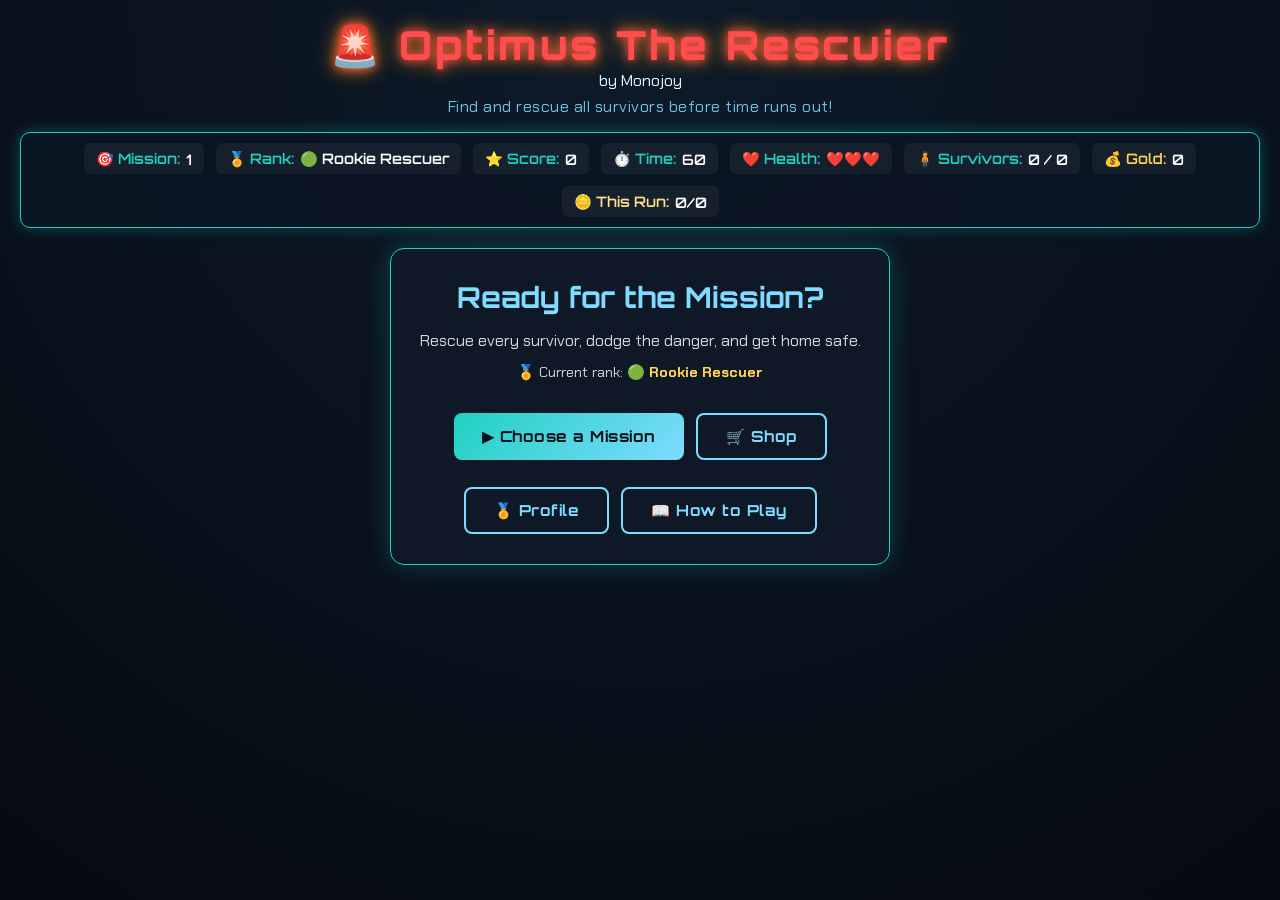
<file: index.html>
<!DOCTYPE html>
<html lang="en">
<head>
  <meta charset="UTF-8" />
  <meta name="viewport" content="width=device-width, initial-scale=1.0" />
  <title>Optimus The Rescuier 🚨</title>

  <link rel="preconnect" href="https://fonts.googleapis.com" />
  <link rel="preconnect" href="https://fonts.gstatic.com" crossorigin />
  <link
    href="https://fonts.googleapis.com/css2?family=Chakra+Petch:wght@400;500;600;700&family=Orbitron:wght@600;700;800&display=swap"
    rel="stylesheet"
  />

  <link rel="stylesheet" href="style.css" />
</head>
<body>

  <!-- ===================== HEADER ===================== -->
  <header class="game-header">
  <h1>🚨 Optimus The Rescuier</h1>
  <p class="dev-credit">by Monojoy</p>
  <p class="tagline">Find and rescue all survivors before time runs out!</p>
</header>
  

  <!-- ===================== HUD ===================== -->
  <section class="hud" id="hud">
    <div class="hud-item" id="level-display">
      <span class="hud-label">🎯 Mission:</span>
      <span id="level-value">1</span>
    </div>

    <div class="hud-item" id="rank-display">
      <span class="hud-label">🏅 Rank:</span>
      <span id="rank-value">Rookie Rescuer</span>
    </div>

    <div class="hud-item" id="score-display">
      <span class="hud-label">⭐ Score:</span>
      <span id="score-value">0</span>
    </div>

    <div class="hud-item" id="timer-display">
      <span class="hud-label">⏱️ Time:</span>
      <span id="timer-value">60</span>
    </div>

    <div class="hud-item" id="health-display">
      <span class="hud-label">❤️ Health:</span>
      <span id="health-value">❤️❤️❤️</span>
    </div>

    <div class="hud-item" id="survivors-display">
      <span class="hud-label">🧍 Survivors:</span>
      <span id="survivors-value">0 / 0</span>
    </div>

    <div class="hud-item" id="gold-bank-display">
      <span class="hud-label">💰 Gold:</span>
      <span id="gold-bank-value">0</span>
    </div>

    <div class="hud-item" id="gold-run-display">
      <span class="hud-label">🪙 This Run:</span>
      <span id="gold-run-value">0/0</span>
    </div>
  </section>

  <!-- ===================== MAIN GAME AREA ===================== -->
  <main class="game-container">

    <!-- Start Screen -->
    <section class="screen" id="start-screen">
      <h2>Ready for the Mission?</h2>
      <p>Rescue every survivor, dodge the danger, and get home safe.</p>
      <p class="rank-line">🏅 Current rank: <strong id="start-rank-value">Rookie Rescuer</strong></p>
      <div class="screen-buttons">
        <button id="start-button" class="game-button">▶ Choose a Mission</button>
        <button id="shop-button-start" class="game-button secondary-button">🛒 Shop</button>
        <button id="profile-button-start" class="game-button secondary-button">🏅 Profile</button>
        <a href="instructions.html" class="game-button secondary-button">📖 How to Play</a>
      </div>
    </section>

    <!-- Shop Screen: spend banked gold on upgrades + robot skins -->
    <section class="screen shop-screen" id="shop-screen" hidden>
      <h2>🛒 Upgrade Shop</h2>
      <p class="shop-gold-line">💰 Gold available: <span id="shop-gold-value">0</span></p>

      <h3 class="shop-section-title">Upgrades</h3>
      <div class="shop-grid" id="shop-upgrades-grid"></div>

      <h3 class="shop-section-title">Robot Skins</h3>
      <div class="shop-grid" id="shop-skins-grid"></div>

      <button id="back-to-start-button-shop" class="game-button secondary-button">← Back</button>
    </section>

    <!-- Profile Screen: rank + badges + lifetime stats -->
    <section class="screen profile-screen" id="profile-screen" hidden>
      <h2>🏅 Rescuer Profile</h2>
      <p class="rank-line">Current rank: <strong id="profile-rank-value">Rookie Rescuer</strong></p>
      <div class="profile-stats" id="profile-stats"></div>

      <h3 class="shop-section-title">Badges</h3>
      <div class="shop-grid" id="badges-grid"></div>

      <button id="back-to-start-button-profile" class="game-button secondary-button">← Back</button>
    </section>

    <!-- Mission Select Screen -->
    <section class="screen level-select-screen" id="level-select-screen" hidden>
      <h2>Select a Mission</h2>
      <p>Missions open one by one — clear a mission to unlock the next.</p>
      <p style="font-size:0.8rem; color:#9fb3bd;">🔥 fire spreads &middot; 🌙 low visibility &middot; 🚗 patrolling cars &middot; ☠️ instant fail &middot; ⏱️ time attack &middot; 🕵️ hunter</p>

      <div class="level-tier" data-tier="beginner">
        <h3 class="tier-title tier-beginner">🟢 Beginner &middot; Missions 1–15</h3>
        <div class="levels-grid" id="levels-grid-beginner"></div>
      </div>

      <div class="level-tier" data-tier="intermediate">
        <h3 class="tier-title tier-intermediate">🟡 Intermediate &middot; Missions 16–35</h3>
        <div class="levels-grid" id="levels-grid-intermediate"></div>
      </div>

      <div class="level-tier" data-tier="expert">
        <h3 class="tier-title tier-expert">🔴 Expert &middot; Missions 36–50</h3>
        <div class="levels-grid" id="levels-grid-expert"></div>
      </div>

      <button id="back-to-start-button" class="game-button secondary-button">← Back</button>
    </section>

    <!-- Game Board -->
    <section class="game-board-wrapper" id="game-board-wrapper" hidden>

      <!-- Mission name + briefing, shown briefly once gameplay begins -->
      <div class="mission-briefing" id="mission-briefing" hidden>
        <h3 id="mission-briefing-title">Mission</h3>
        <p id="mission-briefing-text">Briefing text goes here.</p>
      </div>

      <div class="board-frame">
        <div class="game-board" id="game-board">
          <!-- Robot, survivors, obstacles, hazards, gold, and safe zone
               will be placed here dynamically by JavaScript -->
          <div class="robot anim-idle" id="robot">
            <span id="robot-face">🤖</span>
            <span class="carry-badge" id="robot-carry-badge" hidden>🧍×0</span>
          </div>

          <!-- Fog-of-war layer for "limited visibility" missions -->
          <div class="fog-overlay" id="fog-overlay"></div>
        </div>

        <!-- Minimap: dots for survivors / hazards / gold / player -->
        <div class="minimap" id="minimap">
          <div class="minimap-legend">🤖you 🟢person 🔴danger 🟡gold</div>
          <div class="minimap-grid" id="minimap-grid"></div>
        </div>
      </div>

      <!-- Rescue prompt: appears when standing on a survivor -->
      <div class="rescue-prompt" id="rescue-prompt" hidden>
        <span id="rescue-prompt-text">🧍 Survivor found — press <kbd>E</kbd> or tap Rescue</span>
        <button class="game-button" id="rescue-action-button">🛟 Rescue</button>
      </div>

      <!-- Rescue-in-progress bar -->
      <div class="rescue-progress" id="rescue-progress" hidden>
        <span>🔄 Rescuing...</span>
        <div class="rescue-progress-track"><div class="rescue-progress-fill" id="rescue-progress-fill"></div></div>
      </div>

      <!-- On-screen controls for mobile / touch players -->
      <div class="mobile-controls" id="mobile-controls">
        <button class="control-btn control-up" id="btn-up" aria-label="Move up">▲</button>
        <div class="control-row">
          <button class="control-btn control-left" id="btn-left" aria-label="Move left">◀</button>
          <button class="control-btn control-down" id="btn-down" aria-label="Move down">▼</button>
          <button class="control-btn control-right" id="btn-right" aria-label="Move right">▶</button>
        </div>
      </div>
    </section>

    <!-- Win Screen: Mission Debrief -->
    <section class="screen mission-debrief" id="win-screen" hidden>
      <h2>🎉 Mission Complete!</h2>
      <div class="mission-icon" id="win-icon">🏆</div>
      <p id="win-debrief-text">Debrief text goes here.</p>
      <p class="debrief-stats">Score: <span id="win-score">0</span> &middot; Gold earned: <span id="win-gold">0</span></p>
      <div class="screen-buttons">
        <button id="next-level-button" class="game-button">➡ Next Mission</button>
        <button id="level-select-button-win" class="game-button secondary-button">🗂 Mission Select</button>
      </div>
    </section>

    <!-- Game Over Screen: Mission Debrief -->
    <section class="screen mission-debrief" id="gameover-screen" hidden>
      <h2>💀 Mission Failed</h2>
      <div class="mission-icon" id="gameover-icon">💥</div>
      <p id="gameover-debrief-text">Debrief text goes here.</p>
      <p class="debrief-stats">Score: <span id="gameover-score">0</span></p>
      <div class="screen-buttons">
        <button id="retry-level-button" class="game-button">🔄 Retry Mission</button>
        <button id="level-select-button-gameover" class="game-button secondary-button">🗂 Mission Select</button>
      </div>
    </section>

  </main>

  <!-- Mission Intro popup: briefing card + START MISSION, shown before each run -->
  <div class="modal-overlay" id="mission-intro-popup" hidden>
    <div class="modal-box mission-intro-box">
      <p class="intro-tag">🚨 OPTIMUS RESCUE SYSTEM</p>
      <h3 id="intro-mission-title">MISSION 01</h3>
      <p class="intro-location">LOCATION: <span id="intro-location-value">Unknown Zone</span></p>

      <div class="intro-detail-row"><span>OBJECTIVE</span><span id="intro-objective-value">Rescue 3 survivors</span></div>
      <div class="intro-detail-row"><span>TIME</span><span id="intro-time-value">60 seconds</span></div>
      <div class="intro-detail-row"><span>DANGER</span><span id="intro-danger-value">—</span></div>
      <div class="intro-detail-row"><span>REWARD</span><span id="intro-reward-value">0 gold</span></div>

      <button id="intro-start-button" class="game-button">▶ START MISSION</button>
    </div>
  </div>

  <!-- Countdown overlay: 3 / 2 / 1 / GO -->
  <div class="modal-overlay countdown-overlay" id="countdown-popup" hidden>
    <div class="countdown-number" id="countdown-number">3</div>
  </div>

  <!-- Revive popup: offered on failure, before the mission is finalized -->
  <div class="modal-overlay" id="revive-popup" hidden>
    <div class="modal-box">
      <h3>💔 You went down!</h3>
      <p id="revive-reason-text">Reason text goes here.</p>
      <p class="revive-cost-line">
        Spend <strong id="revive-cost-value">100</strong> gold to refill your health
        and keep going from right here?
      </p>
      <p class="revive-gold-line">💰 Gold available: <span id="revive-gold-available">0</span></p>
      <div class="screen-buttons">
        <button id="revive-yes-button" class="game-button">❤️ Buy Health &amp; Continue</button>
        <button id="revive-no-button" class="game-button secondary-button">🏳️ No, End Mission</button>
      </div>
    </div>
  </div>

  <script src="script.js"></script>
</body>
</html>
</file>
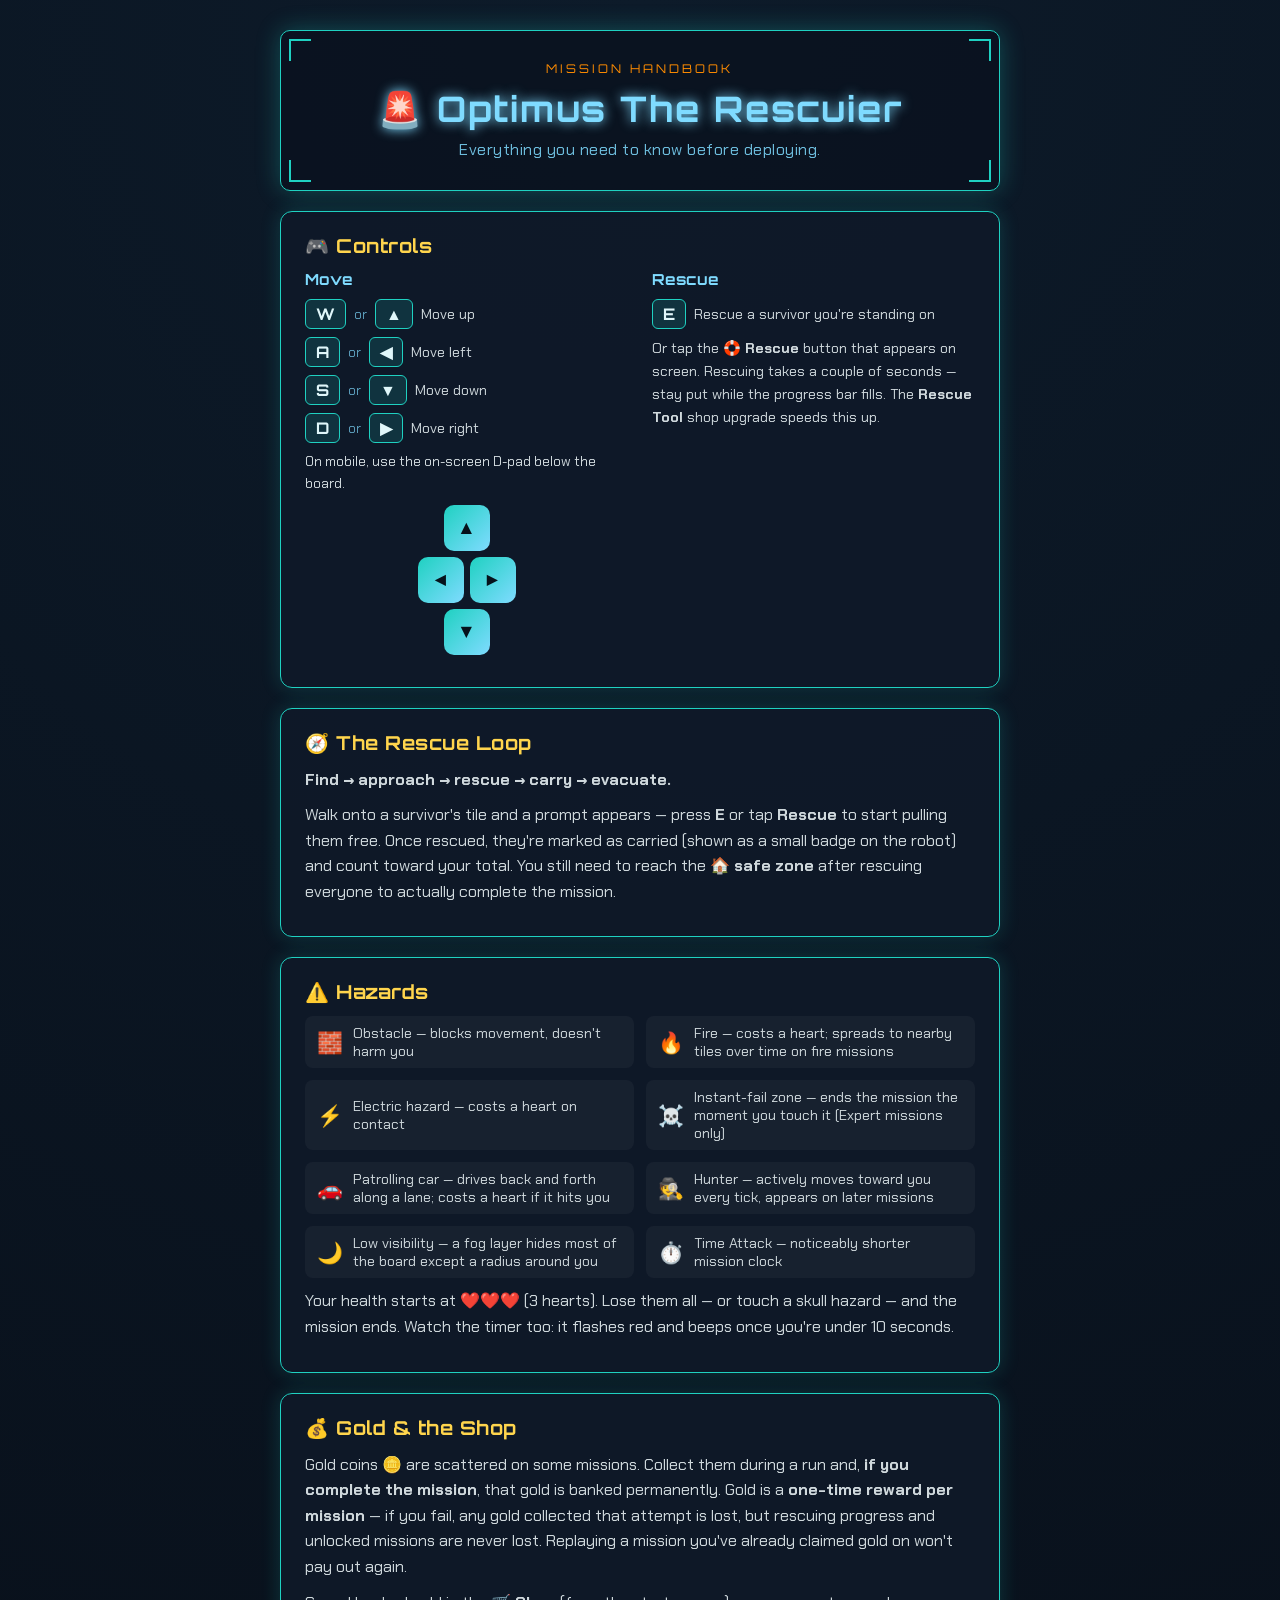
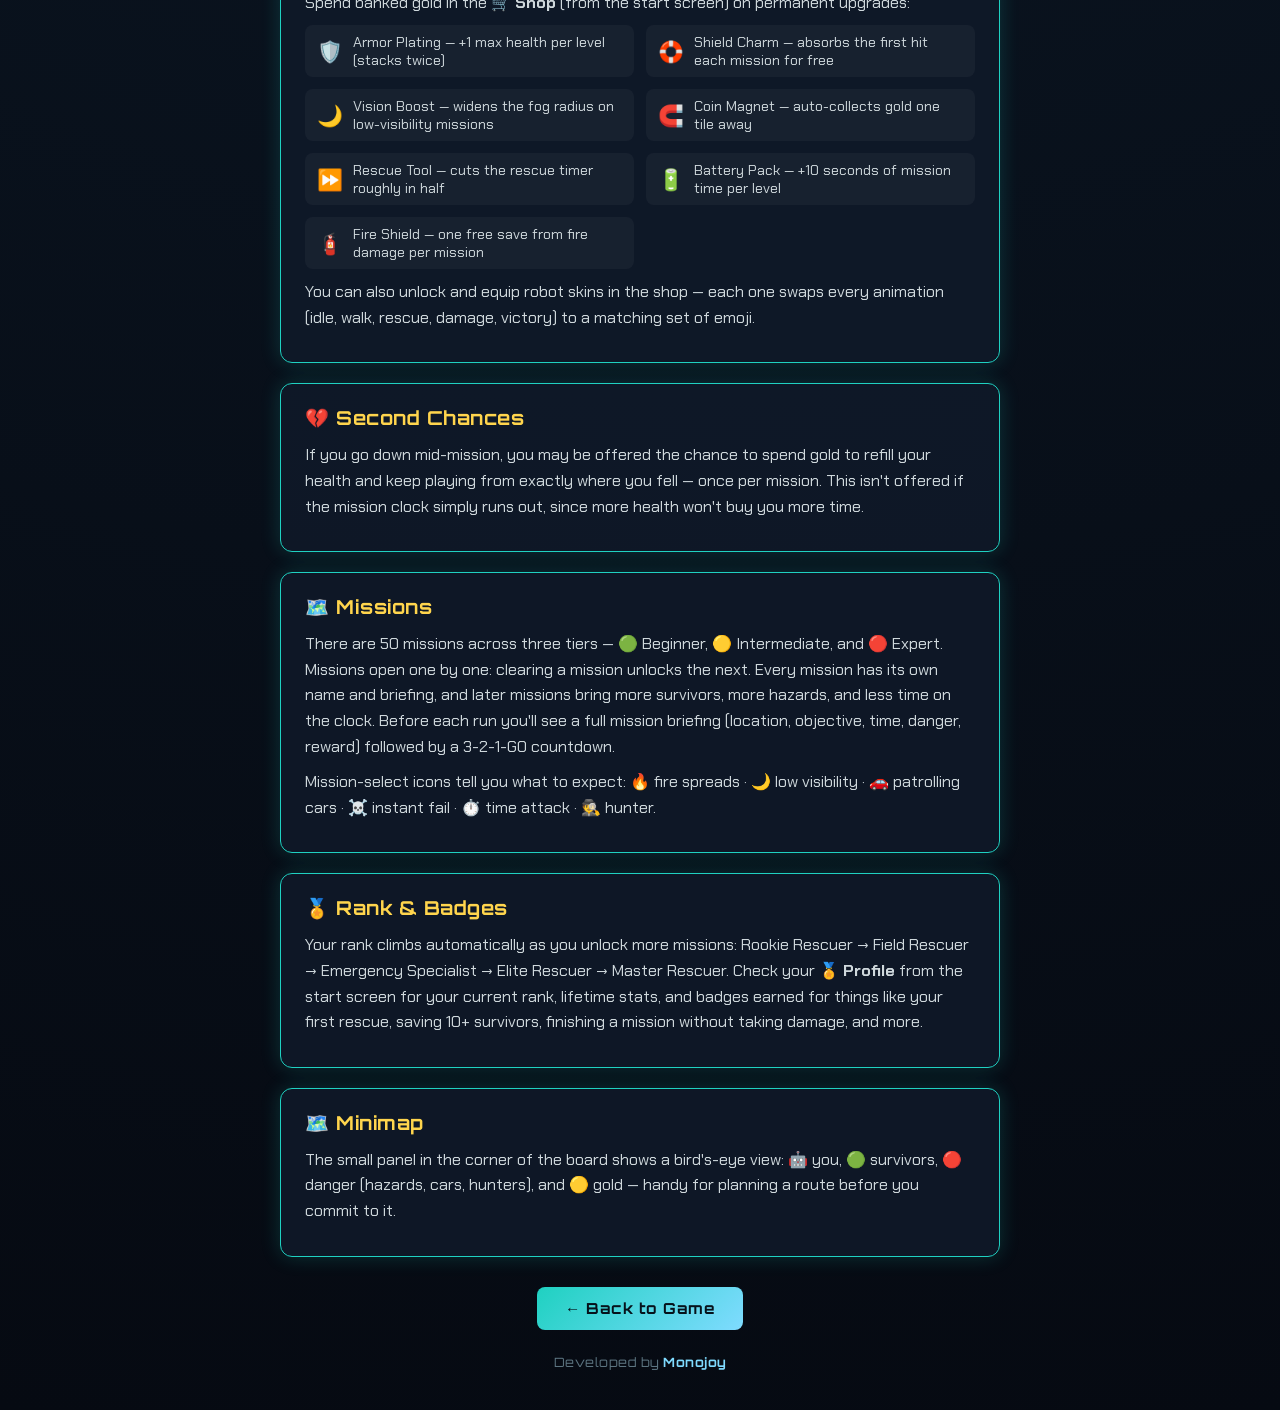
<file: instruction.html>
<!DOCTYPE html>
<html lang="en">
<head>
  <meta charset="UTF-8" />
  <meta name="viewport" content="width=device-width, initial-scale=1.0" />
  <title>How to Play — Optimus The Rescuier 🚨</title>

  <link rel="preconnect" href="https://fonts.googleapis.com" />
  <link rel="preconnect" href="https://fonts.gstatic.com" crossorigin />
  <link
    href="https://fonts.googleapis.com/css2?family=Chakra+Petch:wght@400;500;600;700&family=Orbitron:wght@600;700;800&display=swap"
    rel="stylesheet"
  />
  <link rel="stylesheet" href="style.css" />
</head>
<body class="briefing-body">

  <main class="briefing-page">

    <header class="briefing-header">
      <div class="corner corner-tl"></div>
      <div class="corner corner-tr"></div>
      <div class="corner corner-bl"></div>
      <div class="corner corner-br"></div>
      <p class="briefing-tag">MISSION HANDBOOK</p>
      <h1>🚨 Optimus The Rescuier</h1>
      <p class="tagline">Everything you need to know before deploying.</p>
    </header>

    <!-- CONTROLS -->
    <section class="info-section">
      <h2>🎮 Controls</h2>
      <div class="controls-columns">
        <div class="control-block">
          <h3>Move</h3>
          <div class="key-row"><span class="key-cap">W</span><span class="key-or">or</span><span class="key-cap">▲</span><span class="key-desc">Move up</span></div>
          <div class="key-row"><span class="key-cap">A</span><span class="key-or">or</span><span class="key-cap">◀</span><span class="key-desc">Move left</span></div>
          <div class="key-row"><span class="key-cap">S</span><span class="key-or">or</span><span class="key-cap">▼</span><span class="key-desc">Move down</span></div>
          <div class="key-row"><span class="key-cap">D</span><span class="key-or">or</span><span class="key-cap">▶</span><span class="key-desc">Move right</span></div>
          <p class="dpad-caption">On mobile, use the on-screen D-pad below the board.</p>
          <div class="dpad-diagram">
            <div class="dpad-btn">▲</div>
            <div class="dpad-middle-row">
              <div class="dpad-btn">◀</div>
              <div class="dpad-btn">▶</div>
            </div>
            <div class="dpad-btn">▼</div>
          </div>
        </div>
        <div class="control-block">
          <h3>Rescue</h3>
          <div class="key-row"><span class="key-cap">E</span><span class="key-desc">Rescue a survivor you're standing on</span></div>
          <p class="key-desc">Or tap the <strong>🛟 Rescue</strong> button that appears on screen. Rescuing
          takes a couple of seconds — stay put while the progress bar fills. The
          <strong>Rescue Tool</strong> shop upgrade speeds this up.</p>
        </div>
      </div>
    </section>

    <!-- THE LOOP -->
    <section class="info-section">
      <h2>🧭 The Rescue Loop</h2>
      <p><strong>Find → approach → rescue → carry → evacuate.</strong></p>
      <p>Walk onto a survivor's tile and a prompt appears — press <strong>E</strong>
      or tap <strong>Rescue</strong> to start pulling them free. Once rescued,
      they're marked as carried (shown as a small badge on the robot) and count
      toward your total. You still need to reach the <strong>🏠 safe zone</strong>
      after rescuing everyone to actually complete the mission.</p>
    </section>

    <!-- HAZARDS -->
    <section class="info-section">
      <h2>⚠️ Hazards</h2>
      <div class="legend-grid">
        <div class="legend-item"><span class="legend-icon">🧱</span> Obstacle — blocks movement, doesn't harm you</div>
        <div class="legend-item"><span class="legend-icon">🔥</span> Fire — costs a heart; spreads to nearby tiles over time on fire missions</div>
        <div class="legend-item"><span class="legend-icon">⚡</span> Electric hazard — costs a heart on contact</div>
        <div class="legend-item"><span class="legend-icon">☠️</span> Instant-fail zone — ends the mission the moment you touch it (Expert missions only)</div>
        <div class="legend-item"><span class="legend-icon">🚗</span> Patrolling car — drives back and forth along a lane; costs a heart if it hits you</div>
        <div class="legend-item"><span class="legend-icon">🕵️</span> Hunter — actively moves toward you every tick, appears on later missions</div>
        <div class="legend-item"><span class="legend-icon">🌙</span> Low visibility — a fog layer hides most of the board except a radius around you</div>
        <div class="legend-item"><span class="legend-icon">⏱️</span> Time Attack — noticeably shorter mission clock</div>
      </div>
      <p style="margin-top:10px;">Your health starts at <strong>❤️❤️❤️</strong> (3 hearts). Lose them all —
      or touch a skull hazard — and the mission ends. Watch the timer too: it
      flashes red and beeps once you're under 10 seconds.</p>
    </section>

    <!-- GOLD & SHOP -->
    <section class="info-section">
      <h2>💰 Gold &amp; the Shop</h2>
      <p>Gold coins 🪙 are scattered on some missions. Collect them during a run
      and, <strong>if you complete the mission</strong>, that gold is banked
      permanently. Gold is a <strong>one-time reward per mission</strong> — if you
      fail, any gold collected that attempt is lost, but rescuing progress and
      unlocked missions are never lost. Replaying a mission you've already
      claimed gold on won't pay out again.</p>
      <p>Spend banked gold in the <strong>🛒 Shop</strong> (from the start screen)
      on permanent upgrades:</p>
      <div class="legend-grid">
        <div class="legend-item"><span class="legend-icon">🛡️</span> Armor Plating — +1 max health per level (stacks twice)</div>
        <div class="legend-item"><span class="legend-icon">🛟</span> Shield Charm — absorbs the first hit each mission for free</div>
        <div class="legend-item"><span class="legend-icon">🌙</span> Vision Boost — widens the fog radius on low-visibility missions</div>
        <div class="legend-item"><span class="legend-icon">🧲</span> Coin Magnet — auto-collects gold one tile away</div>
        <div class="legend-item"><span class="legend-icon">⏩</span> Rescue Tool — cuts the rescue timer roughly in half</div>
        <div class="legend-item"><span class="legend-icon">🔋</span> Battery Pack — +10 seconds of mission time per level</div>
        <div class="legend-item"><span class="legend-icon">🧯</span> Fire Shield — one free save from fire damage per mission</div>
      </div>
      <p style="margin-top:10px;">You can also unlock and equip robot skins in the shop — each one swaps every
      animation (idle, walk, rescue, damage, victory) to a matching set of emoji.</p>
    </section>

    <!-- SECOND CHANCE -->
    <section class="info-section">
      <h2>💔 Second Chances</h2>
      <p>If you go down mid-mission, you may be offered the chance to spend gold
      to refill your health and keep playing from exactly where you fell —
      once per mission. This isn't offered if the mission clock simply runs out,
      since more health won't buy you more time.</p>
    </section>

    <!-- MISSIONS -->
    <section class="info-section">
      <h2>🗺️ Missions</h2>
      <p>There are 50 missions across three tiers — 🟢 Beginner, 🟡 Intermediate,
      and 🔴 Expert. Missions open one by one: clearing a mission unlocks the
      next. Every mission has its own name and briefing, and later missions
      bring more survivors, more hazards, and less time on the clock. Before
      each run you'll see a full mission briefing (location, objective, time,
      danger, reward) followed by a 3-2-1-GO countdown.</p>
      <p>Mission-select icons tell you what to expect: 🔥 fire spreads &middot;
      🌙 low visibility &middot; 🚗 patrolling cars &middot; ☠️ instant fail &middot;
      ⏱️ time attack &middot; 🕵️ hunter.</p>
    </section>

    <!-- RANK & BADGES -->
    <section class="info-section">
      <h2>🏅 Rank &amp; Badges</h2>
      <p>Your rank climbs automatically as you unlock more missions: Rookie
      Rescuer → Field Rescuer → Emergency Specialist → Elite Rescuer → Master
      Rescuer. Check your <strong>🏅 Profile</strong> from the start screen for
      your current rank, lifetime stats, and badges earned for things like your
      first rescue, saving 10+ survivors, finishing a mission without taking
      damage, and more.</p>
    </section>

    <!-- MINIMAP -->
    <section class="info-section">
      <h2>🗺️ Minimap</h2>
      <p>The small panel in the corner of the board shows a bird's-eye view:
      🤖 you, 🟢 survivors, 🔴 danger (hazards, cars, hunters), and 🟡 gold —
      handy for planning a route before you commit to it.</p>
    </section>

    <a href="index.html" class="game-button back-button">← Back to Game</a>
    <p class="credit-line">Developed by <strong>Monojoy</strong></p>

  </main>

</body>
</html>
</file>
<file: style.css>
/* =========================================================
   OPTIMUS THE RESCUIER - style.css
   A dark, futuristic emergency-rescue theme.
   Beginner-friendly comments included throughout.
========================================================= */

/* ---------- 1. RESET & BASE SETUP ---------- */
* {
  margin: 0;
  padding: 0;
  box-sizing: border-box;
}

/* The [hidden] attribute must always hide an element, no matter what
   display value a class sets on it. Without this, elements styled with
   an explicit "display: flex" (like .modal-overlay) can override the
   browser's default [hidden] behavior and show up unintended. */
[hidden] {
  display: none !important;
}

body {
  font-family: 'Chakra Petch', 'Segoe UI', Arial, sans-serif;
  background: radial-gradient(circle at top, #0d1b2a 0%, #060a12 100%);
  color: #e0f7fa;
  min-height: 100vh;
  display: flex;
  flex-direction: column;
  align-items: center;
  padding: 20px;
}

h1, h2, h3,
.game-button,
.hud-label,
.hud-item,
.level-btn {
  font-family: 'Orbitron', 'Segoe UI', Arial, sans-serif;
}

/* ---------- 2. HEADER & TAGLINE ---------- */
.game-header {
  text-align: center;
  margin-bottom: 15px;
}

.game-header h1 {
  font-size: 2.5rem;
  font-weight: 800;
  color: #ff4d4d;
  text-shadow: 0 0 10px #ff4d4d, 0 0 20px #ff8c00;
  letter-spacing: 3px;
}

.tagline {
  color: #7fdbff;
  font-size: 1rem;
  margin-top: 5px;
  opacity: 0.85;
  letter-spacing: 0.5px;
}

/* ---------- 3. HUD ---------- */
.hud {
  display: flex;
  flex-wrap: wrap;
  justify-content: center;
  gap: 12px;
  background: rgba(10, 20, 35, 0.85);
  border: 1px solid #1fd1c1;
  border-radius: 10px;
  padding: 10px 20px;
  margin-bottom: 20px;
  box-shadow: 0 0 15px rgba(31, 209, 193, 0.3);
}

.hud-item {
  font-size: 0.9rem;
  font-weight: 600;
  color: #ffffff;
  background: rgba(255, 255, 255, 0.05);
  padding: 6px 12px;
  border-radius: 6px;
  display: flex;
  gap: 6px;
  align-items: center;
}

.hud-label {
  color: #1fd1c1;
}

#gold-bank-display .hud-label { color: #ffd54d; }
#gold-run-display .hud-label { color: #ffe08a; }

/* ---------- 4. GAME CONTAINER & SCREENS ---------- */
.game-container {
  width: 100%;
  max-width: 700px;
  display: flex;
  flex-direction: column;
  align-items: center;
}

.screen {
  background: rgba(15, 25, 40, 0.9);
  border: 1px solid #1fd1c1;
  border-radius: 14px;
  padding: 30px 25px;
  text-align: center;
  width: 100%;
  max-width: 500px;
  box-shadow: 0 0 25px rgba(31, 209, 193, 0.25);
  animation: fadeIn 0.4s ease-in-out;
}

.screen h2 {
  margin-bottom: 15px;
  font-size: 1.8rem;
}

.screen p {
  margin-bottom: 10px;
  color: #cfd8dc;
  line-height: 1.4;
}

#start-screen h2 { color: #7fdbff; }
#win-screen h2 { color: #4dff88; text-shadow: 0 0 12px #4dff88; }
#gameover-screen h2 { color: #ff4d4d; text-shadow: 0 0 12px #ff4d4d; }

.mission-debrief .debrief-stats {
  font-weight: 700;
  color: #ffd54d;
}

/* Big emoji shown on the win / game-over debrief screens */
.mission-icon {
  font-size: 3rem;
  margin-bottom: 10px;
}

#win-icon {
  animation: victoryBounce 1s ease-in-out infinite;
}

#gameover-icon {
  animation: damageShake 0.6s ease-in-out infinite;
}

.screen-buttons {
  display: flex;
  flex-wrap: wrap;
  justify-content: center;
  gap: 12px;
  margin-top: 15px;
}

/* ---------- 5. BUTTONS ---------- */
.game-button {
  display: inline-block;
  margin-top: 15px;
  padding: 12px 28px;
  font-size: 0.95rem;
  font-weight: 700;
  letter-spacing: 0.5px;
  color: #06121b;
  background: linear-gradient(135deg, #1fd1c1, #7fdbff);
  border: none;
  border-radius: 8px;
  cursor: pointer;
  text-decoration: none;
  transition: transform 0.2s ease, box-shadow 0.2s ease;
}

.game-button:hover {
  transform: translateY(-3px);
  box-shadow: 0 0 15px #1fd1c1, 0 0 25px #7fdbff;
}

.game-button:active {
  transform: translateY(0);
}

.secondary-button {
  background: transparent;
  color: #7fdbff;
  border: 2px solid #7fdbff;
}

.secondary-button:hover {
  box-shadow: 0 0 12px #7fdbff;
}

/* ---------- 6. MISSION SELECT SCREEN ---------- */
.level-select-screen {
  max-width: 600px;
}

.level-tier {
  margin-top: 20px;
  text-align: left;
}

.tier-title {
  font-size: 1rem;
  margin-bottom: 10px;
  letter-spacing: 0.5px;
}

.tier-beginner { color: #4dff88; }
.tier-intermediate { color: #ffd54d; }
.tier-expert { color: #ff4d4d; }

.levels-grid {
  display: grid;
  grid-template-columns: repeat(auto-fill, minmax(50px, 1fr));
  gap: 8px;
}

.level-btn {
  aspect-ratio: 1 / 1;
  display: flex;
  flex-direction: column;
  align-items: center;
  justify-content: center;
  gap: 2px;
  font-size: 0.85rem;
  font-weight: 700;
  border-radius: 8px;
  border: 1px solid #1fd1c1;
  background: rgba(31, 209, 193, 0.12);
  color: #e0f7fa;
  cursor: pointer;
  transition: transform 0.15s ease, box-shadow 0.15s ease;
}

.level-btn .level-icons {
  font-size: 0.55rem;
  line-height: 1;
  letter-spacing: -1px;
}

.level-btn:hover:not(.locked) {
  transform: scale(1.08);
  box-shadow: 0 0 10px #1fd1c1;
}

.level-btn.completed {
  background: rgba(77, 255, 136, 0.2);
  border-color: #4dff88;
  color: #4dff88;
}

.level-btn.locked {
  background: rgba(255, 255, 255, 0.04);
  border-color: rgba(255, 255, 255, 0.15);
  color: rgba(255, 255, 255, 0.3);
  cursor: not-allowed;
}

.level-btn.locked .level-icons {
  opacity: 0.4;
}

/* ---------- 7. MISSION BRIEFING BANNER ---------- */
.mission-briefing {
  width: 100%;
  max-width: 600px;
  background: rgba(10, 20, 35, 0.92);
  border: 1px solid #ffd54d;
  border-radius: 10px;
  padding: 10px 18px;
  margin-bottom: 12px;
  text-align: center;
  box-shadow: 0 0 15px rgba(255, 213, 77, 0.25);
  animation: fadeIn 0.3s ease-in-out;
  transition: opacity 0.4s ease;
}

.mission-briefing.fade-out {
  opacity: 0;
}

.mission-briefing h3 {
  color: #ffd54d;
  font-size: 1rem;
  letter-spacing: 0.5px;
  margin-bottom: 4px;
}

.mission-briefing p {
  color: #cfd8dc;
  font-size: 0.85rem;
  margin: 0;
}

/* ---------- 7d. MISSION INTRO CARD + COUNTDOWN ---------- */
.mission-intro-box {
  max-width: 420px;
  text-align: left;
}

.intro-tag {
  text-align: center;
  color: #ff8c00;
  font-family: 'Orbitron', sans-serif;
  font-size: 0.7rem;
  letter-spacing: 3px;
  margin-bottom: 6px;
}

.mission-intro-box h3 {
  text-align: center;
  color: #7fdbff;
  text-shadow: 0 0 10px #7fdbff;
  font-size: 1.4rem;
  margin-bottom: 4px;
}

.intro-location {
  text-align: center;
  color: #9fb3bd;
  font-size: 0.85rem;
  margin-bottom: 14px;
}

.intro-detail-row {
  display: flex;
  justify-content: space-between;
  border-bottom: 1px dashed rgba(31, 209, 193, 0.25);
  padding: 6px 0;
  font-size: 0.85rem;
}

.intro-detail-row span:first-child {
  color: #1fd1c1;
  font-family: 'Orbitron', sans-serif;
  font-size: 0.7rem;
  letter-spacing: 1px;
}

.intro-detail-row span:last-child {
  color: #e0f7fa;
  text-align: right;
}

.mission-intro-box .game-button {
  width: 100%;
  margin-top: 18px;
}

.countdown-overlay {
  background: rgba(3, 8, 16, 0.92);
}

.countdown-number {
  font-family: 'Orbitron', sans-serif;
  font-size: 6rem;
  font-weight: 800;
  color: #ffd54d;
  text-shadow: 0 0 30px #ffd54d;
  animation: countdownPop 0.9s ease-in-out;
}

@keyframes countdownPop {
  0% { transform: scale(0.4); opacity: 0; }
  40% { transform: scale(1.15); opacity: 1; }
  100% { transform: scale(1); opacity: 1; }
}

/* ---------- 7e. RANK + PROFILE ---------- */
.rank-line {
  color: #ffd54d;
  font-size: 0.9rem;
}

.rank-line strong {
  color: #ffd54d;
}

.profile-stats {
  display: flex;
  flex-wrap: wrap;
  justify-content: center;
  gap: 10px;
  margin: 14px 0;
}

.profile-stat {
  background: rgba(255, 255, 255, 0.05);
  border-radius: 8px;
  padding: 8px 14px;
  font-size: 0.8rem;
  color: #cfd8dc;
}

.profile-stat strong {
  display: block;
  color: #7fdbff;
  font-size: 1.1rem;
}

.shop-card.badge-locked {
  opacity: 0.4;
}

/* ---------- 7b. SHOP SCREEN ---------- */
.shop-screen {
  max-width: 640px;
}

.shop-gold-line {
  color: #ffd54d;
  font-weight: 700;
  margin-bottom: 6px;
}

.shop-section-title {
  text-align: left;
  color: #7fdbff;
  font-size: 1rem;
  margin: 18px 0 10px;
  letter-spacing: 0.5px;
}

.shop-grid {
  display: grid;
  grid-template-columns: repeat(auto-fill, minmax(180px, 1fr));
  gap: 10px;
}

.shop-card {
  background: rgba(255, 255, 255, 0.04);
  border: 1px solid rgba(31, 209, 193, 0.4);
  border-radius: 10px;
  padding: 12px;
  text-align: left;
  display: flex;
  flex-direction: column;
  gap: 6px;
}

.shop-card.owned {
  border-color: #4dff88;
  background: rgba(77, 255, 136, 0.08);
}

.shop-card h4 {
  color: #e0f7fa;
  font-size: 0.9rem;
}

.shop-card p {
  color: #9fb3bd;
  font-size: 0.78rem;
  line-height: 1.35;
  margin-bottom: 4px;
}

.shop-card .shop-buy-btn {
  margin-top: auto;
  padding: 8px 14px;
  font-size: 0.8rem;
}

.shop-card .shop-buy-btn:disabled {
  opacity: 0.55;
  cursor: not-allowed;
  transform: none;
  box-shadow: none;
}

/* ---------- 7c. REVIVE POPUP (buy health with gold on failure) ---------- */
.modal-overlay {
  position: fixed;
  inset: 0;
  background: rgba(3, 8, 16, 0.82);
  backdrop-filter: blur(2px);
  display: flex;
  align-items: center;
  justify-content: center;
  z-index: 200;
  padding: 20px;
  animation: fadeIn 0.25s ease-in-out;
}

.modal-box {
  background: rgba(15, 25, 40, 0.97);
  border: 1px solid #ffd54d;
  border-radius: 14px;
  padding: 26px 24px;
  max-width: 380px;
  width: 100%;
  text-align: center;
  box-shadow: 0 0 30px rgba(255, 213, 77, 0.3);
}

.modal-box h3 {
  color: #ff8c8c;
  font-size: 1.3rem;
  margin-bottom: 10px;
}

.modal-box p {
  color: #cfd8dc;
  font-size: 0.9rem;
  line-height: 1.4;
  margin-bottom: 8px;
}

.modal-box .revive-cost-line strong {
  color: #ffd54d;
}

.modal-box .revive-gold-line {
  color: #ffd54d;
  font-weight: 700;
  margin-bottom: 4px;
}

/* ---------- 8. GAME BOARD ---------- */
.game-board-wrapper {
  width: 100%;
  display: flex;
  flex-direction: column;
  align-items: center;
  margin-bottom: 15px;
}

.board-frame {
  position: relative;
  width: 100%;
  max-width: 600px;
}

.game-board {
  position: relative;
  width: 100%;
  aspect-ratio: 1 / 1;
  background:
    linear-gradient(rgba(255, 255, 255, 0.03) 1px, transparent 1px),
    linear-gradient(90deg, rgba(255, 255, 255, 0.03) 1px, transparent 1px);
  background-size: 10% 10%;
  background-color: #0a1220;
  border: 2px solid #1fd1c1;
  border-radius: 10px;
  overflow: hidden;
  box-shadow: inset 0 0 30px rgba(0, 0, 0, 0.6), 0 0 20px rgba(31, 209, 193, 0.3);
}

/* Timer flashes red once time is running low */
.timer-warning {
  animation: timerPulse 0.6s infinite;
  color: #ff4d4d !important;
}

@keyframes timerPulse {
  0%, 100% { opacity: 1; }
  50% { opacity: 0.4; }
}

/* Minimap: small dot-map in the corner of the board */
.minimap {
  position: absolute;
  top: 8px;
  right: 8px;
  width: 84px;
  background: rgba(5, 12, 22, 0.85);
  border: 1px solid rgba(127, 219, 255, 0.5);
  border-radius: 8px;
  padding: 4px;
  z-index: 25;
}

.minimap-grid {
  position: relative;
  width: 100%;
  aspect-ratio: 1 / 1;
  background: rgba(255, 255, 255, 0.03);
  border-radius: 4px;
  overflow: hidden;
}

.minimap-dot {
  position: absolute;
  width: 8%;
  height: 8%;
  border-radius: 50%;
  transform: translate(-50%, -50%);
}

.minimap-dot.dot-player { background: #7fdbff; box-shadow: 0 0 4px #7fdbff; width: 12%; height: 12%; }
.minimap-dot.dot-survivor { background: #4dff88; }
.minimap-dot.dot-danger { background: #ff4d4d; }
.minimap-dot.dot-gold { background: #ffd54d; }

.minimap-legend {
  font-size: 0.5rem;
  color: #9fb3bd;
  text-align: center;
  margin-bottom: 3px;
  line-height: 1.2;
}

/* Fog-of-war overlay used by "limited visibility" missions */
.fog-overlay {
  position: absolute;
  inset: 0;
  z-index: 20;
  pointer-events: none;
  display: none;
  transition: background 0.15s linear;
}

/* ---------- 8b. RESCUE PROMPT + PROGRESS ---------- */
.rescue-prompt {
  width: 100%;
  max-width: 600px;
  display: flex;
  align-items: center;
  justify-content: space-between;
  gap: 10px;
  background: rgba(77, 255, 136, 0.12);
  border: 1px solid #4dff88;
  border-radius: 10px;
  padding: 8px 14px;
  margin-top: 10px;
  animation: fadeIn 0.2s ease-in-out;
}

.rescue-prompt span {
  color: #4dff88;
  font-size: 0.85rem;
  font-weight: 600;
}

.rescue-prompt kbd {
  background: rgba(255, 255, 255, 0.15);
  border: 1px solid rgba(255, 255, 255, 0.3);
  border-radius: 4px;
  padding: 1px 6px;
  font-family: 'Orbitron', sans-serif;
}

.rescue-prompt .game-button {
  margin-top: 0;
  padding: 8px 16px;
  font-size: 0.8rem;
}

.rescue-progress {
  width: 100%;
  max-width: 600px;
  display: flex;
  align-items: center;
  gap: 10px;
  margin-top: 10px;
  color: #ffd54d;
  font-size: 0.85rem;
  font-weight: 600;
}

.rescue-progress-track {
  flex: 1;
  height: 8px;
  background: rgba(255, 255, 255, 0.1);
  border-radius: 4px;
  overflow: hidden;
}

.rescue-progress-fill {
  height: 100%;
  width: 0%;
  background: linear-gradient(90deg, #ffd54d, #ff8c00);
  transition: width 0.08s linear;
}

/* ---------- 9. ROBOT (Player) ---------- */
.robot {
  position: absolute;
  font-size: 1.6rem;
  display: flex;
  align-items: center;
  justify-content: center;
  filter: drop-shadow(0 0 8px #7fdbff);
  transition: top 0.1s linear, left 0.1s linear;
  z-index: 10;
}

.robot .carry-badge {
  position: absolute;
  top: -8px;
  right: -10px;
  font-size: 0.5rem;
  background: rgba(77, 255, 136, 0.9);
  color: #06121b;
  border-radius: 6px;
  padding: 1px 3px;
  font-weight: 700;
  white-space: nowrap;
}

/* Animation states swapped by JS via setRobotState() */
.robot.anim-idle {
  animation: idleBob 1.6s ease-in-out infinite;
}

.robot.anim-walk {
  animation: walkBounce 0.22s ease-in-out infinite;
}

.robot.anim-rescue {
  animation: rescuePop 0.45s ease-in-out;
  filter: drop-shadow(0 0 12px #4dff88);
}

.robot.anim-damage {
  animation: damageShake 0.3s ease-in-out;
  filter: drop-shadow(0 0 12px #ff0000);
}

.robot.anim-victory {
  animation: victoryBounce 0.9s ease-in-out infinite;
  filter: drop-shadow(0 0 14px #ffd54d);
}

/* ---------- 10. SURVIVORS, OBSTACLES, HAZARDS, GOLD, SAFE ZONE ---------- */
.survivor {
  position: absolute;
  font-size: 1.4rem;
  display: flex;
  align-items: center;
  justify-content: center;
  animation: pulse 1.2s infinite ease-in-out;
  z-index: 5;
}

.obstacle {
  position: absolute;
  font-size: 1.4rem;
  display: flex;
  align-items: center;
  justify-content: center;
  filter: grayscale(20%);
  z-index: 3;
}

.hazard-fire {
  position: absolute;
  font-size: 1.4rem;
  display: flex;
  align-items: center;
  justify-content: center;
  animation: flicker 0.6s infinite alternate;
  z-index: 4;
}

.hazard-electric {
  position: absolute;
  font-size: 1.4rem;
  display: flex;
  align-items: center;
  justify-content: center;
  animation: spark 0.4s infinite alternate;
  z-index: 4;
}

.hazard-skull {
  position: absolute;
  font-size: 1.4rem;
  display: flex;
  align-items: center;
  justify-content: center;
  animation: flicker 0.8s infinite alternate;
  filter: drop-shadow(0 0 8px #ff0033);
  z-index: 4;
}

.hazard-car {
  position: absolute;
  font-size: 1.4rem;
  display: flex;
  align-items: center;
  justify-content: center;
  transition: left 0.5s linear;
  z-index: 4;
}

.hazard-hunter {
  position: absolute;
  font-size: 1.4rem;
  display: flex;
  align-items: center;
  justify-content: center;
  transition: left 0.4s ease, top 0.4s ease;
  filter: drop-shadow(0 0 10px #ff0033);
  animation: pulse 0.8s infinite ease-in-out;
  z-index: 6;
}

.gold-coin {
  position: absolute;
  font-size: 1.3rem;
  display: flex;
  align-items: center;
  justify-content: center;
  animation: coinSpin 1.4s infinite ease-in-out;
  z-index: 4;
}

.safe-zone {
  position: absolute;
  font-size: 1.6rem;
  display: flex;
  align-items: center;
  justify-content: center;
  background: rgba(77, 255, 136, 0.15);
  border: 2px dashed #4dff88;
  border-radius: 8px;
  z-index: 2;
}

.hit-flash {
  filter: drop-shadow(0 0 12px #ff0000) brightness(1.8);
}

/* ---------- 11. MOBILE / TOUCH CONTROLS (in-game) ---------- */
.mobile-controls {
  margin-top: 16px;
  display: flex;
  flex-direction: column;
  align-items: center;
  gap: 6px;
  user-select: none;
  -webkit-user-select: none;
}

.control-row {
  display: flex;
  gap: 6px;
}

.control-btn {
  width: 56px;
  height: 56px;
  font-size: 1.4rem;
  font-weight: 700;
  color: #06121b;
  background: linear-gradient(135deg, #1fd1c1, #7fdbff);
  border: none;
  border-radius: 12px;
  cursor: pointer;
  touch-action: manipulation;
  transition: transform 0.1s ease, box-shadow 0.1s ease;
}

.control-btn:hover { box-shadow: 0 0 12px #1fd1c1; }
.control-btn:active { transform: scale(0.9); box-shadow: 0 0 18px #7fdbff; }

/* Screen shake, applied to .game-board on damage */
.game-board.shake {
  animation: screenShake 0.35s ease-in-out;
}

@keyframes screenShake {
  0%, 100% { transform: translate(0, 0); }
  20% { transform: translate(-6px, 3px); }
  40% { transform: translate(5px, -4px); }
  60% { transform: translate(-4px, -2px); }
  80% { transform: translate(6px, 2px); }
}

/* Floating particle burst, spawned by JS on rescue / gold / damage */
.particle {
  position: absolute;
  font-size: 1rem;
  pointer-events: none;
  transform: translate(-50%, -50%);
  animation: particleFly 0.6s ease-out forwards;
  z-index: 30;
}

@keyframes particleFly {
  0% { opacity: 1; transform: translate(-50%, -50%) scale(1); }
  100% {
    opacity: 0;
    transform: translate(calc(-50% + var(--dx)), calc(-50% + var(--dy))) scale(0.6);
  }
}

/* ---------- 12. ANIMATIONS ---------- */
@keyframes fadeIn {
  from { opacity: 0; transform: scale(0.95); }
  to { opacity: 1; transform: scale(1); }
}

@keyframes pulse {
  0%, 100% { transform: scale(1); }
  50% { transform: scale(1.15); }
}

@keyframes flicker {
  from { filter: drop-shadow(0 0 4px #ff6600); }
  to { filter: drop-shadow(0 0 12px #ff2200); }
}

@keyframes spark {
  from { filter: drop-shadow(0 0 4px #fff700); }
  to { filter: drop-shadow(0 0 12px #00e5ff); }
}

@keyframes coinSpin {
  0%, 100% { transform: scaleX(1); filter: drop-shadow(0 0 6px #ffd54d); }
  50% { transform: scaleX(0.6); filter: drop-shadow(0 0 12px #fff2a8); }
}

/* Robot animation keyframes */
@keyframes idleBob {
  0%, 100% { transform: translateY(0); }
  50% { transform: translateY(-3px); }
}

@keyframes walkBounce {
  0%, 100% { transform: translateY(0) rotate(0deg); }
  50% { transform: translateY(-4px) rotate(-8deg); }
}

@keyframes rescuePop {
  0% { transform: scale(1) rotate(0deg); }
  40% { transform: scale(1.6) rotate(8deg); }
  70% { transform: scale(1.2) rotate(-4deg); }
  100% { transform: scale(1) rotate(0deg); }
}

@keyframes damageShake {
  0%, 100% { transform: translateX(0); }
  25% { transform: translateX(-6px) rotate(-6deg); }
  50% { transform: translateX(0); }
  75% { transform: translateX(6px) rotate(6deg); }
}

@keyframes victoryBounce {
  0%, 100% { transform: translateY(0) scale(1) rotate(0deg); }
  50% { transform: translateY(-10px) scale(1.18) rotate(6deg); }
}

/* =========================================================
   MISSION BRIEFING PAGE (instructions.html)
========================================================= */

.briefing-body {
  padding: 30px 16px;
}

.briefing-page {
  width: 100%;
  max-width: 720px;
  display: flex;
  flex-direction: column;
  align-items: center;
  gap: 20px;
}

.briefing-header {
  position: relative;
  width: 100%;
  text-align: center;
  background: rgba(10, 18, 32, 0.9);
  border: 1px solid #1fd1c1;
  border-radius: 10px;
  padding: 30px 20px;
  box-shadow: 0 0 25px rgba(31, 209, 193, 0.3);
}

.briefing-tag {
  font-family: 'Orbitron', sans-serif;
  font-size: 0.75rem;
  letter-spacing: 3px;
  color: #ff8c00;
  margin-bottom: 10px;
}

.briefing-header h1 {
  font-size: 2.2rem;
  color: #7fdbff;
  text-shadow: 0 0 12px #7fdbff;
  letter-spacing: 2px;
}

.briefing-header .tagline {
  margin-top: 8px;
}

.corner {
  position: absolute;
  width: 22px;
  height: 22px;
  border: 2px solid #1fd1c1;
}
.corner-tl { top: 8px; left: 8px; border-right: none; border-bottom: none; }
.corner-tr { top: 8px; right: 8px; border-left: none; border-bottom: none; }
.corner-bl { bottom: 8px; left: 8px; border-right: none; border-top: none; }
.corner-br { bottom: 8px; right: 8px; border-left: none; border-top: none; }

.info-section {
  width: 100%;
  background: rgba(15, 25, 40, 0.9);
  border: 1px solid #1fd1c1;
  border-radius: 12px;
  padding: 22px 24px;
  box-shadow: 0 0 20px rgba(31, 209, 193, 0.2);
  text-align: left;
}

.info-section h2 {
  color: #ffd54d;
  font-size: 1.2rem;
  margin-bottom: 12px;
  letter-spacing: 0.5px;
}

.info-section p {
  color: #cfd8dc;
  line-height: 1.6;
  margin-bottom: 10px;
}

.controls-columns {
  display: flex;
  flex-wrap: wrap;
  gap: 24px;
  justify-content: space-between;
}

.control-block {
  flex: 1 1 240px;
}

.control-block h3 {
  font-family: 'Orbitron', sans-serif;
  font-size: 0.95rem;
  color: #7fdbff;
  margin-bottom: 10px;
}

.key-row {
  display: flex;
  align-items: center;
  gap: 8px;
  margin-bottom: 8px;
}

.key-cap {
  font-family: 'Orbitron', sans-serif;
  font-weight: 700;
  background: rgba(31, 209, 193, 0.15);
  border: 1px solid #1fd1c1;
  border-radius: 6px;
  padding: 4px 10px;
  min-width: 28px;
  text-align: center;
}

.key-or {
  color: #7fdbff;
  font-size: 0.8rem;
  opacity: 0.7;
}

.key-desc {
  color: #cfd8dc;
  font-size: 0.9rem;
}

.dpad-caption {
  font-size: 0.85rem;
  color: #9fb3bd;
}

.dpad-diagram {
  display: flex;
  flex-direction: column;
  align-items: center;
  gap: 6px;
  margin: 10px 0;
}

.dpad-middle-row {
  display: flex;
  gap: 6px;
}

.dpad-btn {
  width: 46px;
  height: 46px;
  display: flex;
  align-items: center;
  justify-content: center;
  font-size: 1.2rem;
  font-weight: 700;
  color: #06121b;
  background: linear-gradient(135deg, #1fd1c1, #7fdbff);
  border-radius: 10px;
}

.legend-grid {
  display: grid;
  grid-template-columns: repeat(auto-fill, minmax(220px, 1fr));
  gap: 12px;
}

.legend-item {
  display: flex;
  align-items: center;
  gap: 10px;
  background: rgba(255, 255, 255, 0.04);
  border-radius: 8px;
  padding: 8px 12px;
  font-size: 0.9rem;
  color: #cfd8dc;
}

.legend-icon {
  font-size: 1.3rem;
}

.back-button {
  margin-top: 10px;
}

.credit-line {
  font-family: 'Orbitron', sans-serif;
  font-size: 0.8rem;
  color: #5c7480;
  letter-spacing: 0.5px;
  margin-top: 4px;
  margin-bottom: 10px;
}

.credit-line strong {
  color: #7fdbff;
}

/* ---------- 13. RESPONSIVE DESIGN ---------- */
@media (max-width: 600px) {
  .game-header h1 { font-size: 1.8rem; }
  .hud { gap: 8px; padding: 8px 12px; }
  .hud-item { font-size: 0.78rem; padding: 5px 8px; }
  .screen { padding: 20px 15px; }
  .game-button { padding: 10px 20px; font-size: 0.85rem; }
  .levels-grid { grid-template-columns: repeat(auto-fill, minmax(44px, 1fr)); }
  .level-btn .level-icons { font-size: 0.5rem; }

  .control-btn { width: 64px; height: 64px; font-size: 1.6rem; }

  .briefing-header h1 { font-size: 1.6rem; }
  .controls-columns { flex-direction: column; }
  .legend-grid { grid-template-columns: 1fr; }
}
</file>
